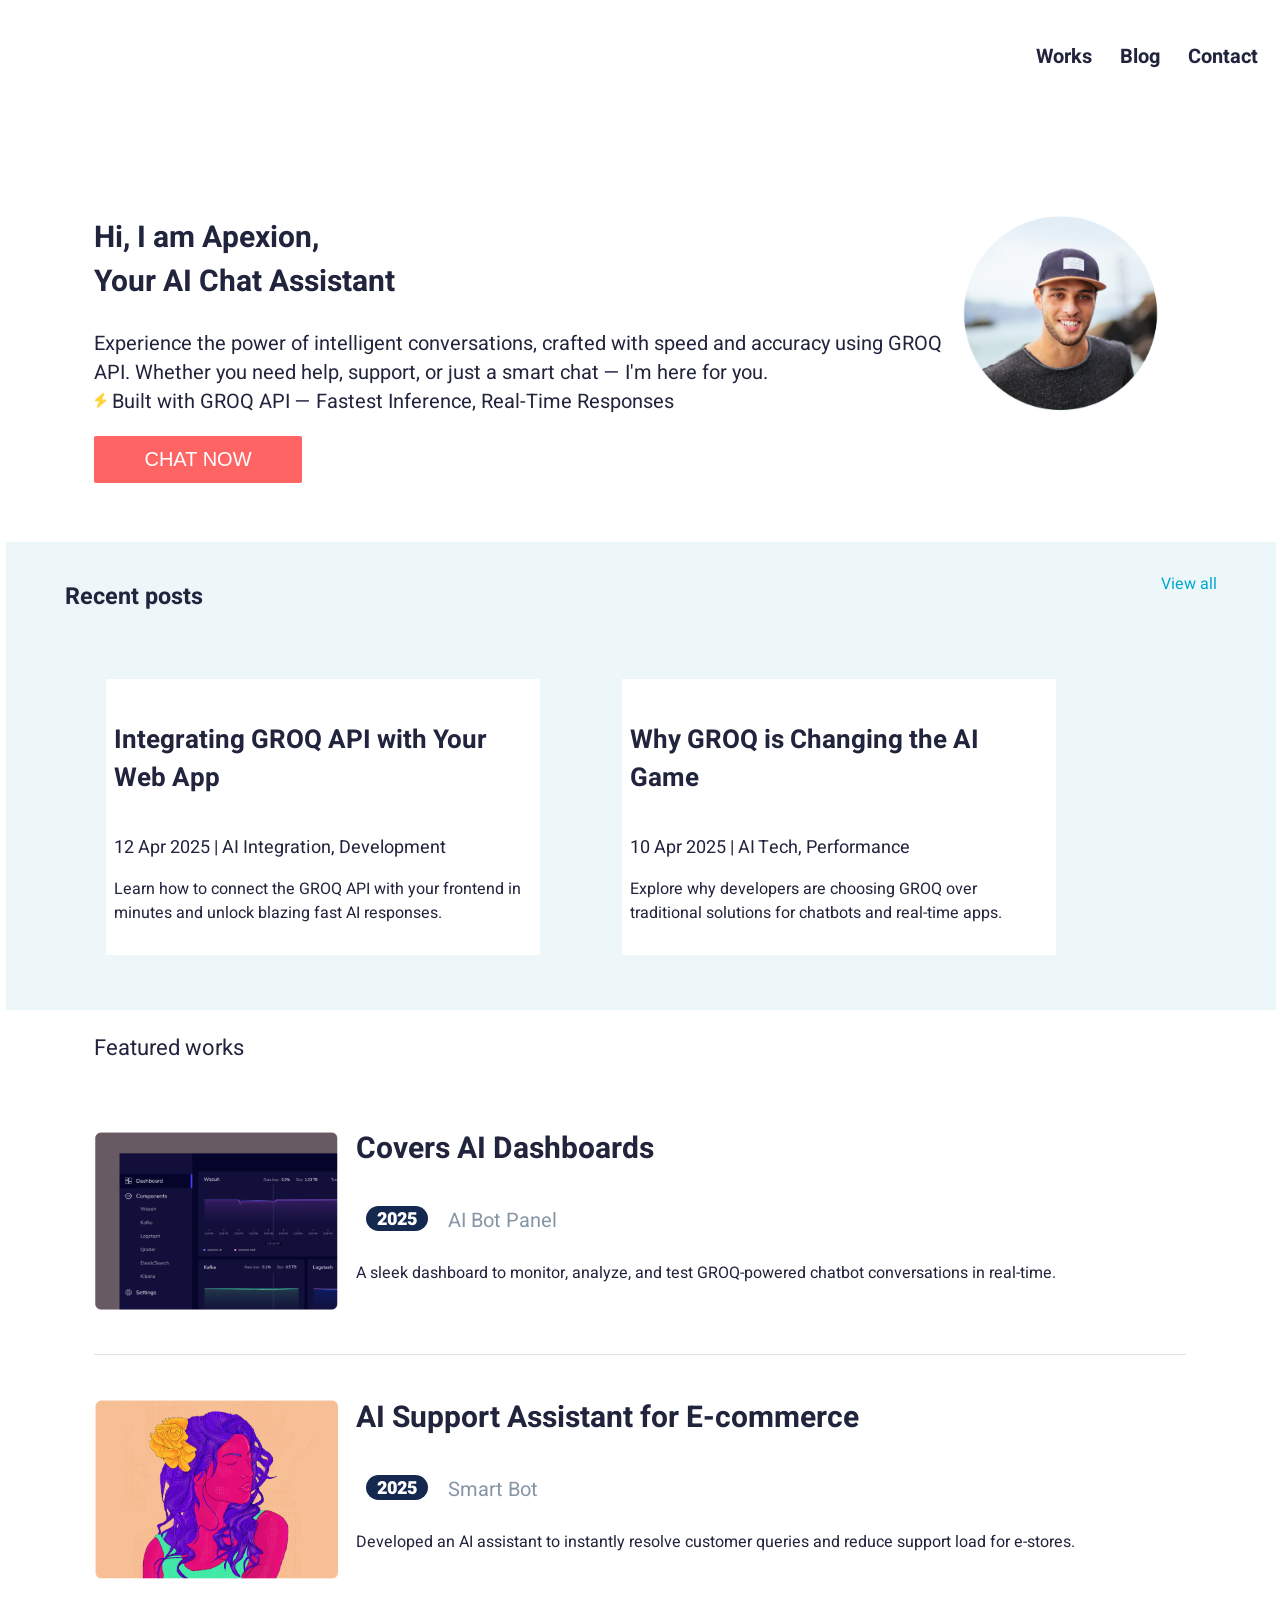
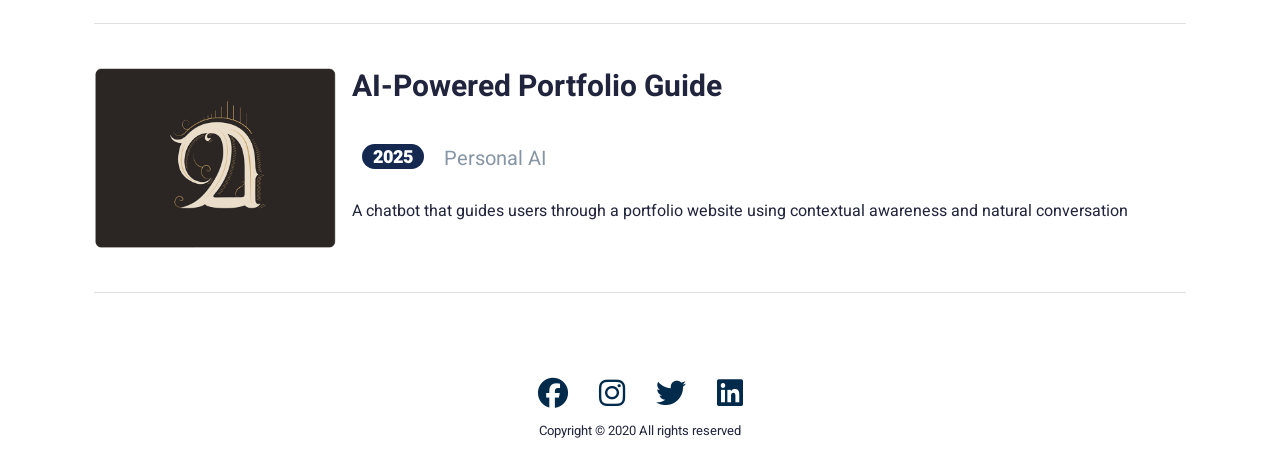
<file: index.html>
<!DOCTYPE html>
<html lang="en">

<head>
  <meta charset="UTF-8" />
  <meta name="viewport" content="width=device-width, initial-scale=1.0" />
  <title>Apexion- AI Chat Assistant</title>

  <link rel="preconnect" href="https://fonts.googleapis.com">
  <link rel="preconnect" href="https://fonts.gstatic.com" crossorigin>
  <link
    href="https://fonts.googleapis.com/css2?family=Heebo:wght@100..900&family=Poppins:ital,wght@0,100;0,200;0,300;0,400;0,500;0,600;0,700;0,800;0,900;1,100;1,200;1,300;1,400;1,500;1,600;1,700;1,800;1,900&family=Roboto:ital,wght@0,100;0,300;0,400;0,500;0,700;0,900;1,100;1,300;1,400;1,500;1,700;1,900&display=swap"
    rel="stylesheet">
  <link rel="stylesheet" href="https://cdnjs.cloudflare.com/ajax/libs/font-awesome/6.7.2/css/all.min.css"
    integrity="sha512-Evv84Mr4kqVGRNSgIGL/F/aIDqQb7xQ2vcrdIwxfjThSH8CSR7PBEakCr51Ck+w+/U6swU2Im1vVX0SVk9ABhg=="
    crossorigin="anonymous" referrerpolicy="no-referrer">
  <link rel="stylesheet" href="index.css">
  <link rel="stylesheet" href="index_respo.css">
</head>

<body>


  <header>
    <nav>
      <ul>
        <li><b>Works</b></li>
        <li><b>Blog</b></li>
        <li><b>Contact</b></li>
      </ul>

    </nav>
  </header>

  <main>
    <div class="flex">
      <div class="max">
        <h2>Hi, I am Apexion,<br>Your AI Chat Assistant</h2>
        <p>
          Experience the power of intelligent conversations, crafted with speed and accuracy using GROQ API.
          Whether you need help, support, or just a smart chat — I'm here for you.<br />
          <i class="fa-sharp fa-solid fa-bolt fa-xs" style="color: #FFD43B;"></i> Built with GROQ API — Fastest
          Inference, Real-Time Responses
        </p>
        <button>CHAT NOW</button>
      </div>
      <div class="max image">
        <img src="man.png" alt="">
      </div>
    </div>


    <div class="container">
      <div class="content">
        <h3>Recent posts</h3>
        <p>View all</p>
      </div>
      <div class="grid">
        <div class="cont cont1">
          <h4>Integrating GROQ API with Your Web App</h4>
          <p1>12 Apr 2025   |    AI Integration, Development</p1>
          <p>Learn how to connect the GROQ API with your frontend in minutes and unlock
            blazing fast AI responses.</p>
        </div>
        <div class="cont cont2">
          <h4>Why GROQ is Changing the AI Game</h4>
          <p1>10 Apr 2025 | AI Tech, Performance</p1>
          <p>Explore why developers are choosing GROQ over traditional solutions for
            chatbots and real-time apps.</p>
        </div>
      </div>
    </div>


    <div class="container2">
      <h3>Featured works</h3>
      <div class="project">
        <img src="wazuh.png" alt="">
        <div class="project-info">
          <div class="com head">
            <h2>Covers AI Dashboards</h2>
          </div>
          <div class="com boxes">
            <div class="box box1">2025</div>
            <div class="box box2"> AI Bot Panel</div>
          </div>
          <div class="com para">
            <p>A sleek dashboard to monitor, analyze, and test GROQ-powered chatbot conversations in real-time.
            </p>
          </div>
        </div>
      </div>

      <div class="project">
        <img src="girl.png" alt="">
        <div class="project-info">
          <div class="com head">
            <h2>AI Support Assistant for E-commerce </h2>
          </div>
          <div class="com boxes">
            <div class="box box1">2025</div>
            <div class="box box2"> Smart Bot</div>
          </div>
          <div class="com para">
            <p>Developed an AI assistant to instantly resolve customer queries and reduce support load for e-stores.</p>
          </div>
        </div>
      </div>

      <div class="project">
        <img src="a.png" alt="">
        <div class="project-info">
          <div class="com head">
            <h2>AI-Powered Portfolio Guide</h2>
          </div>
          <div class="com boxes">
            <div class="box box1">2025</div>
            <div class="box box2"> Personal AI</div>
          </div>
          <div class="com para">
            <p>A chatbot that guides users through a portfolio website using contextual awareness and natural
              conversation</p>
          </div>
        </div>
      </div>
    </div>
  </main>

  <footer>
    <div class="socials">
      <a href="#"><i class="fa-brands fa-facebook fa-xl" style="color: #022a4b;"></i></a>
      <a href="#"><i class="fa-brands fa-instagram fa-xl" style="color: #022a4b;"></i></a>
      <a href="#"><i class="fa-brands fa-twitter fa-xl" style="color: #022a4b;"></i></a>
      <a href="#"><i class="fa-brands fa-linkedin fa-xl" style="color: #022a4b;"></i></a>

    </div>
  </footer>
  <div class="copyright">
    <p>Copyright &#169; 2020 All rights reserved</p>
  </div>

</body>

</html>
</file>
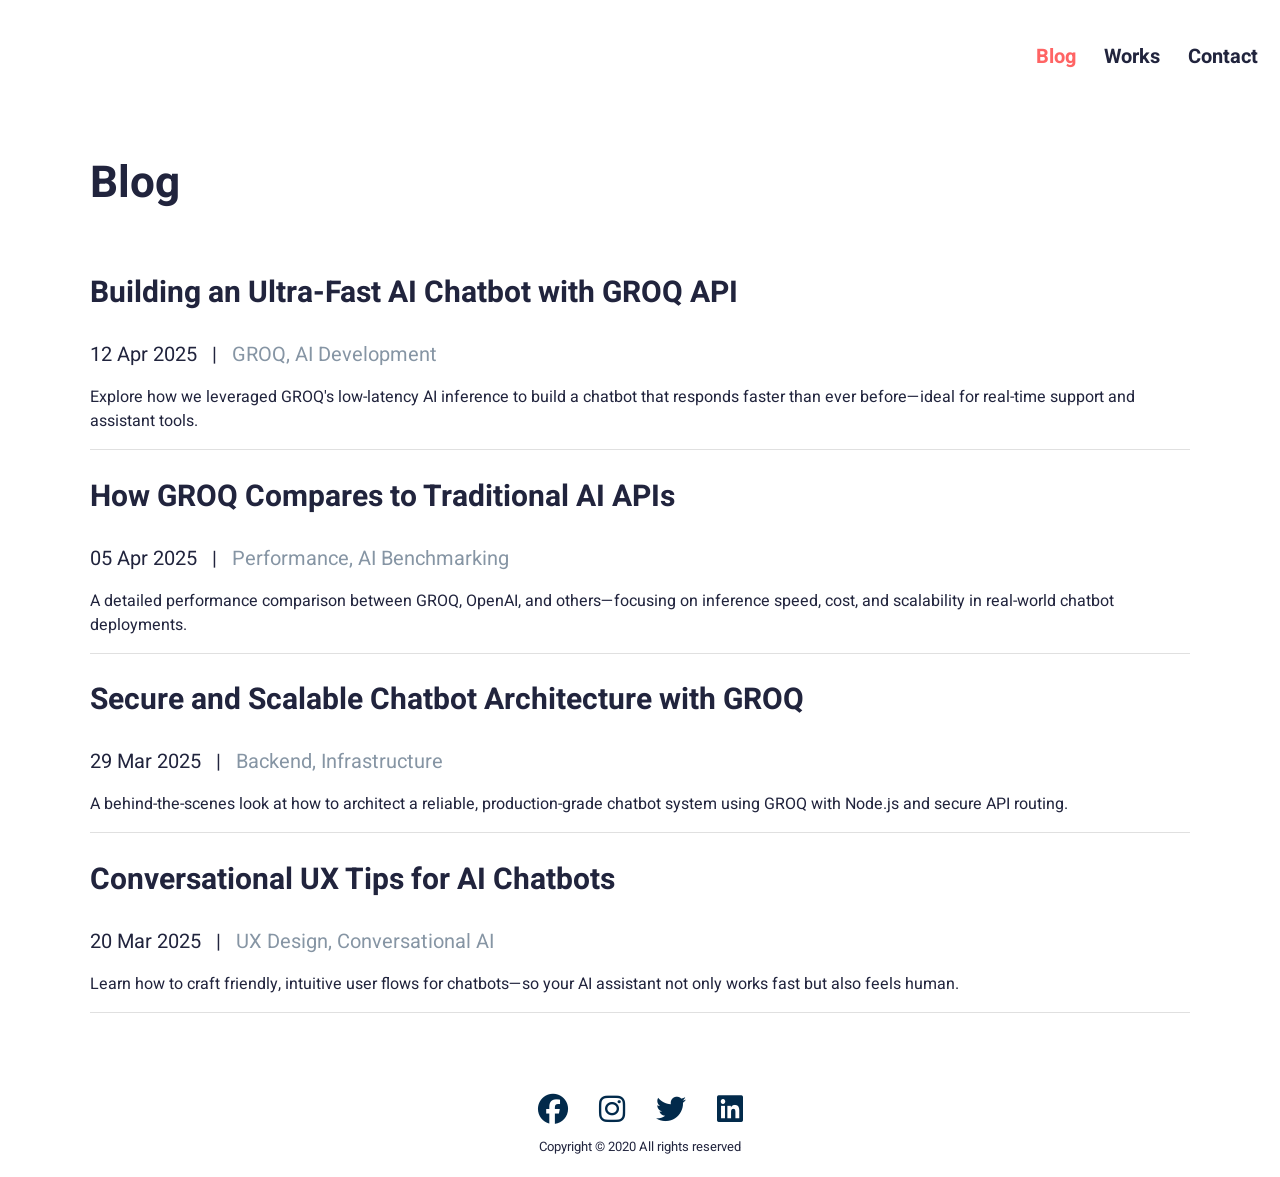
<file: blog.html>
<!DOCTYPE html>
<html lang="en">

<head>
  <meta charset="UTF-8" />
  <meta name="viewport" content="width=device-width, initial-scale=1.0" />
  <title>Apexion Blog</title>
  <link rel="preconnect" href="https://fonts.googleapis.com">
  <link rel="preconnect" href="https://fonts.gstatic.com" crossorigin>
  <link
    href="https://fonts.googleapis.com/css2?family=Heebo:wght@100..900&family=Poppins:ital,wght@0,100;0,200;0,300;0,400;0,500;0,600;0,700;0,800;0,900;1,100;1,200;1,300;1,400;1,500;1,600;1,700;1,800;1,900&family=Roboto:ital,wght@0,100;0,300;0,400;0,500;0,700;0,900;1,100;1,300;1,400;1,500;1,700;1,900&display=swap"
    rel="stylesheet">
  <link rel="stylesheet" href="https://cdnjs.cloudflare.com/ajax/libs/font-awesome/6.7.2/css/all.min.css"
    integrity="sha512-Evv84Mr4kqVGRNSgIGL/F/aIDqQb7xQ2vcrdIwxfjThSH8CSR7PBEakCr51Ck+w+/U6swU2Im1vVX0SVk9ABhg=="
    crossorigin="anonymous" referrerpolicy="no-referrer">
  <link rel="stylesheet" href="blog.css">
  <link rel="stylesheet" href="blog_respo.css">
</head>

<body>

  <header>
    <nav>
      <ul>
        <li><b style="color: #FF6464;">Blog</b></li>
        <li><b>Works</b></li>
        <li><b>Contact</b></li>
      </ul>

    </nav>
  </header>

  <main>
    <h1>Blog</h1>
<div class="container">
    <div class="post">
      <h2>Building an Ultra-Fast AI Chatbot with GROQ API</h2>
      <div class="meta">12 Apr 2025 &nbsp; | &nbsp; <span>GROQ, AI Development</span></div>
      <p>Explore how we leveraged GROQ's low-latency AI inference to build a chatbot that responds faster than ever
        before—ideal for real-time support and assistant tools.</p>
    </div>

    <div class="post">
      <h2>How GROQ Compares to Traditional AI APIs</h2>
      <div class="meta">05 Apr 2025 &nbsp; | &nbsp; <span>Performance, AI Benchmarking</span></div>
      <p>A detailed performance comparison between GROQ, OpenAI, and others—focusing on inference speed, cost, and
        scalability in real-world chatbot deployments.</p>
    </div>

    <div class="post">
      <h2>Secure and Scalable Chatbot Architecture with GROQ</h2>
      <div class="meta">29 Mar 2025 &nbsp; | &nbsp; <span>Backend, Infrastructure</span></div>
      <p>A behind-the-scenes look at how to architect a reliable, production-grade chatbot system using GROQ with
        Node.js and secure API routing.</p>
    </div>

    <div class="post">
      <h2>Conversational UX Tips for AI Chatbots</h2>
      <div class="meta">20 Mar 2025 &nbsp; | &nbsp; <span>UX Design, Conversational AI</span></div>
      <p>Learn how to craft friendly, intuitive user flows for chatbots—so your AI assistant not only works fast but
        also feels human.</p>
    </div>
  </div>
  </main>


  <footer>
    <div class="socials">
      <a href="#"><i class="fa-brands fa-facebook fa-xl" style="color: #022a4b;"></i></a>
      <a href="#"><i class="fa-brands fa-instagram fa-xl" style="color: #022a4b;"></i></a>
      <a href="#"><i class="fa-brands fa-twitter fa-xl" style="color: #022a4b;"></i></a>
      <a href="#"><i class="fa-brands fa-linkedin fa-xl" style="color: #022a4b;"></i></a>

    </div>
  </footer>
  <div class="copyright">
    <p>Copyright &#169; 2020 All rights reserved</p>
  </div>


</body>

</html>
</file>
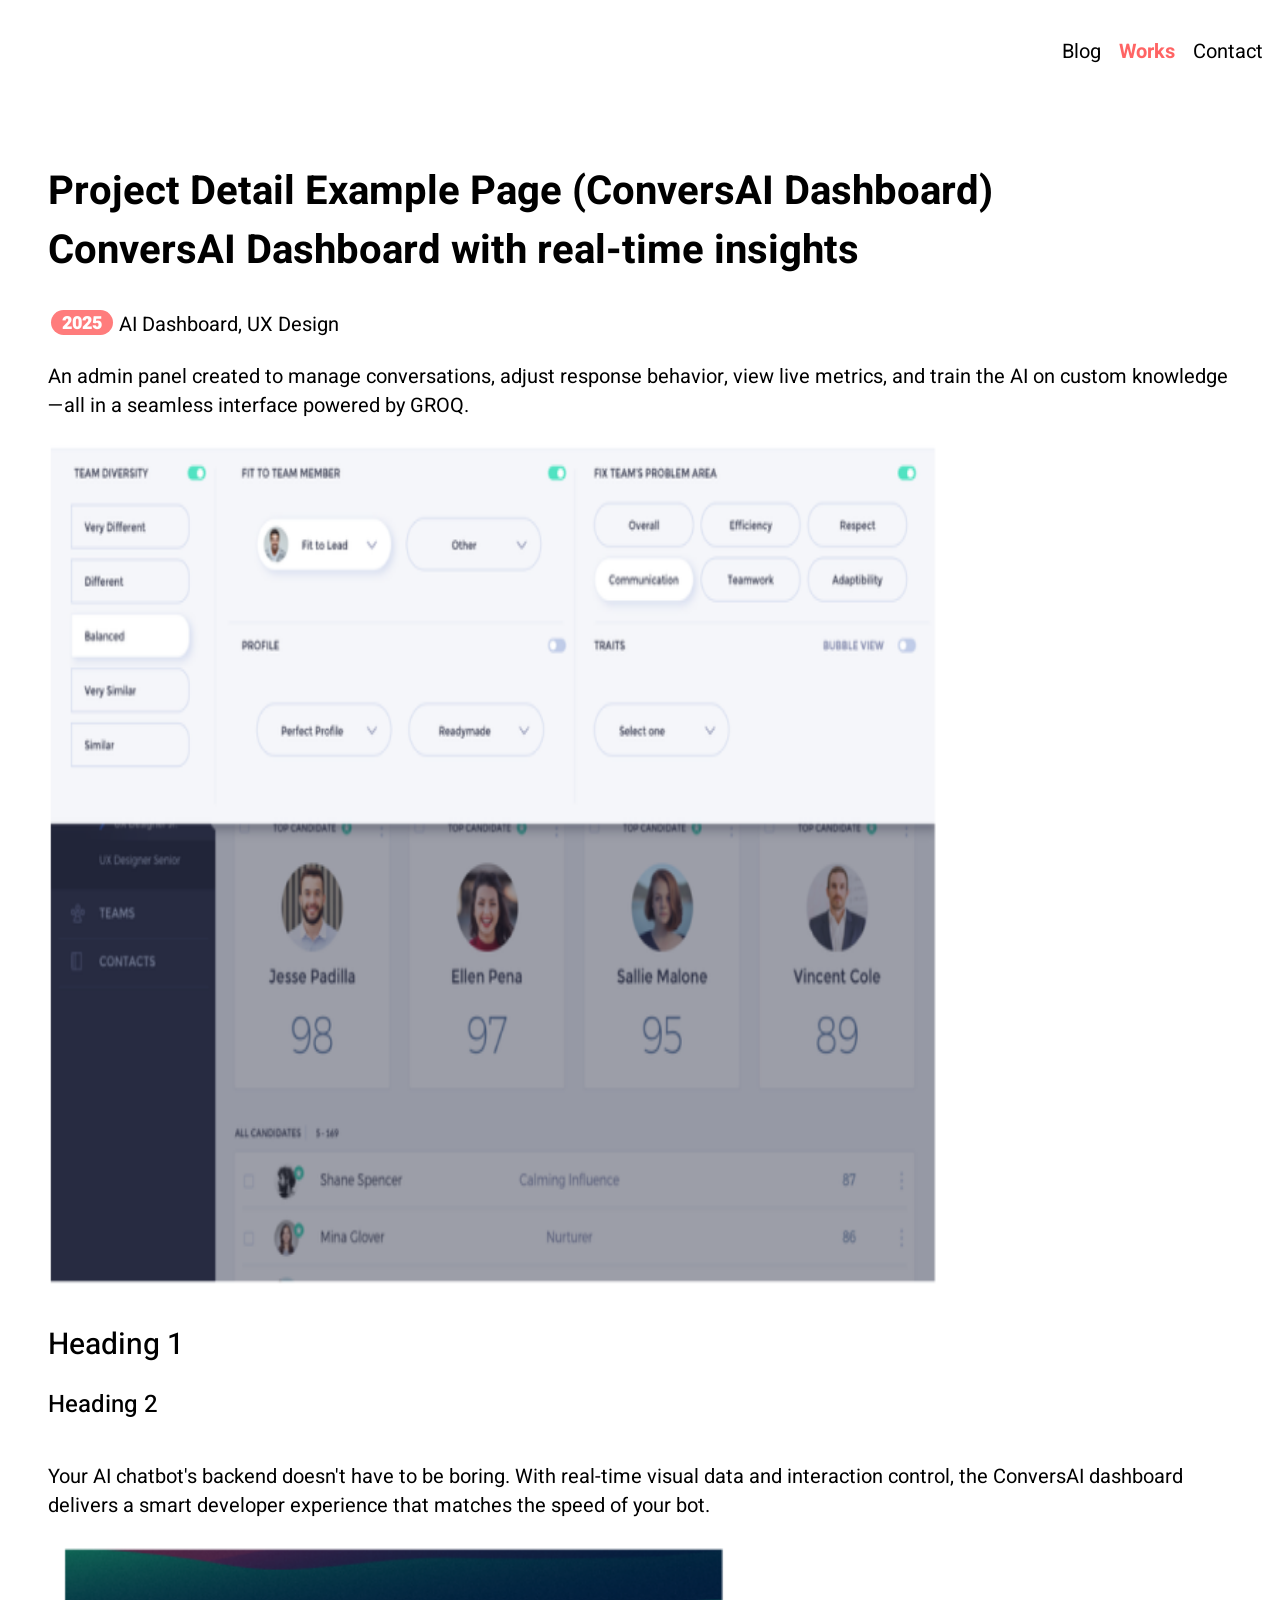
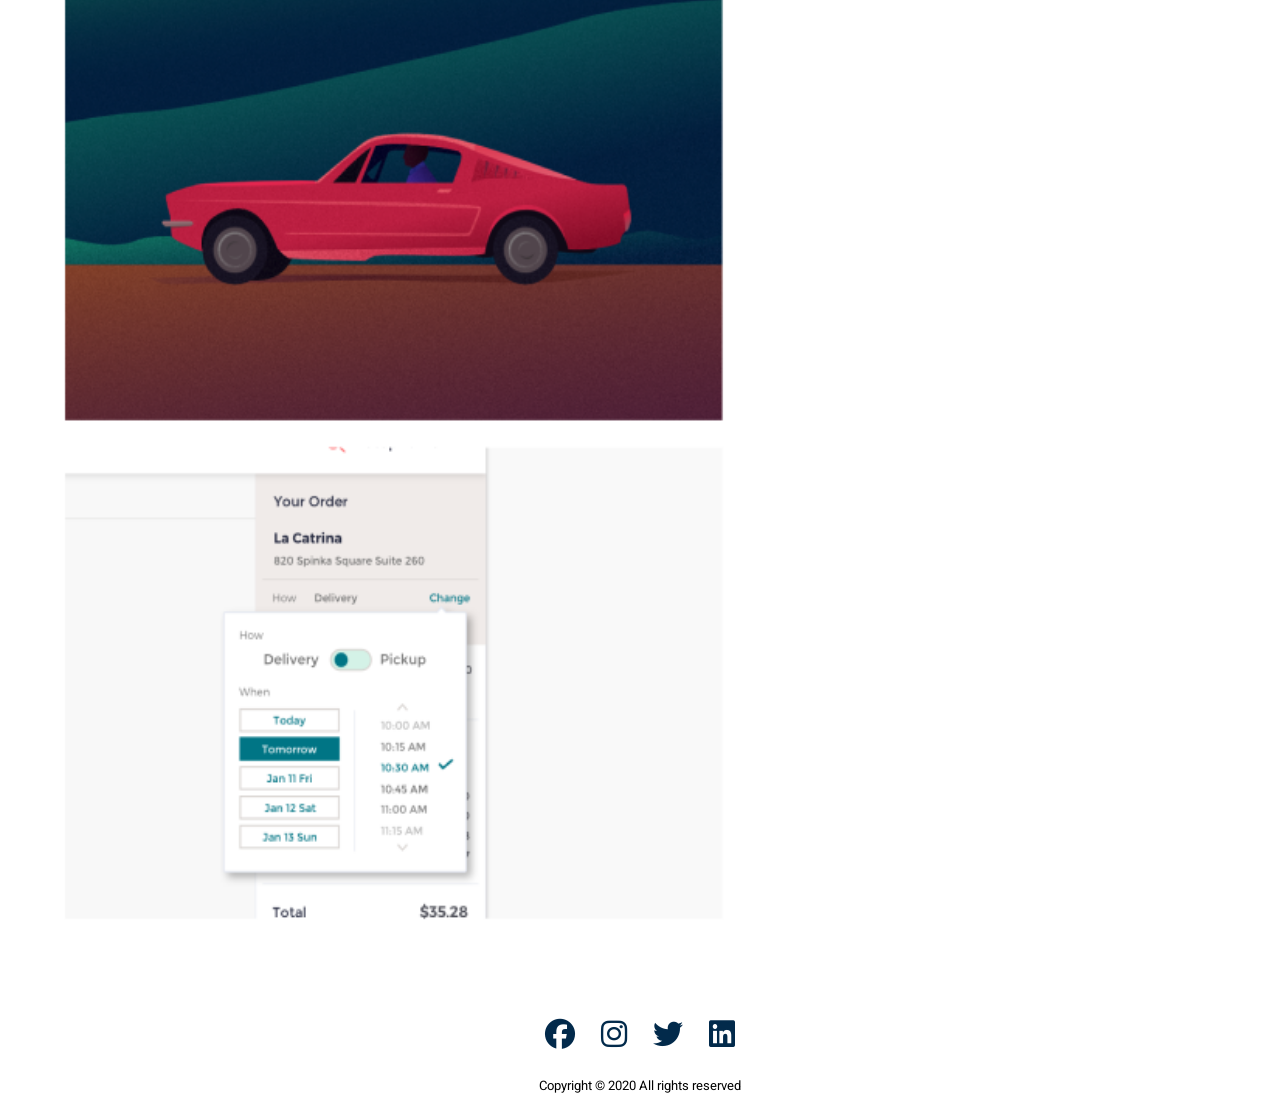
<file: WORK DETAILS.HTML>
<!DOCTYPE html>
<html lang="en">

<head>
  <meta charset="UTF-8" />
  <meta name="viewport" content="width=device-width, initial-scale=1.0" />
  <title>Project Detail - ConversAI Dashboard</title>
  <link rel="stylesheet" href="https://cdnjs.cloudflare.com/ajax/libs/font-awesome/6.7.2/css/all.min.css"
    integrity="sha512-Evv84Mr4kqVGRNSgIGL/F/aIDqQb7xQ2vcrdIwxfjThSH8CSR7PBEakCr51Ck+w+/U6swU2Im1vVX0SVk9ABhg=="
    crossorigin="anonymous" referrerpolicy="no-referrer">
  <link rel="stylesheet" href="work_det_response.css">
  <link rel="stylesheet" href="work_det.css">
  <link rel="preconnect" href="https://fonts.googleapis.com">
  <link rel="preconnect" href="https://fonts.gstatic.com" crossorigin>
  <link
    href="https://fonts.googleapis.com/css2?family=Heebo:wght@100..900&family=Poppins:ital,wght@0,100;0,200;0,300;0,400;0,500;0,600;0,700;0,800;0,900;1,100;1,200;1,300;1,400;1,500;1,600;1,700;1,800;1,900&family=Roboto:ital,wght@0,100;0,300;0,400;0,500;0,700;0,900;1,100;1,300;1,400;1,500;1,700;1,900&display=swap"
    rel="stylesheet">
</head>

<body>
  <header>
    <nav>
      <ul>
        <li>Blog</li>
        <li><b style="color: #FF6464;">Works</b></li>
        <li>Contact</li>
      </ul>

    </nav>
  </header>

  <main>
    <h1>Project Detail Example Page (ConversAI Dashboard)<br />ConversAI Dashboard with real-time insights</h1>
    <div class="meta">
      <div class="box box1">2025</div>
      <div class="box box2"> AI Dashboard, UX Design</div>
    </div>
    <p>An admin panel created to manage conversations, adjust response behavior, view live metrics, and train the AI on
      custom knowledge—all in a seamless interface powered by GROQ.</p>
    <div class="img">
      <img src="Screenshot 2025-04-13 113908.png" alt="" />
    </div>

    <div class="heading">
      <h1>Heading 1</h1>
      <h2>Heading 2</h2>
    </div>

    <p>Your AI chatbot's backend doesn't have to be boring. With real-time visual data and interaction control, the
      ConversAI dashboard delivers a smart developer experience that matches the speed of your bot.</p>


    <div class="car">
      <img src="ss2.png" alt="red car" />
    </div>

  </main>

  <footer>
    <a href="#"><i class="fa-brands fa-facebook fa-xl" style="color: #022a4b;"></i></a>
    <a href="#"><i class="fa-brands fa-instagram fa-xl" style="color: #022a4b;"></i></a>
    <a href="#"><i class="fa-brands fa-twitter fa-xl" style="color: #022a4b;"></i></a>
    <a href="#"><i class="fa-brands fa-linkedin fa-xl" style="color: #022a4b;"></i></a>

  </footer>
  <div class="copyright">
    <p>Copyright &#169; 2020 All rights reserved</p>
  </div>


</body>

</html>
</file>
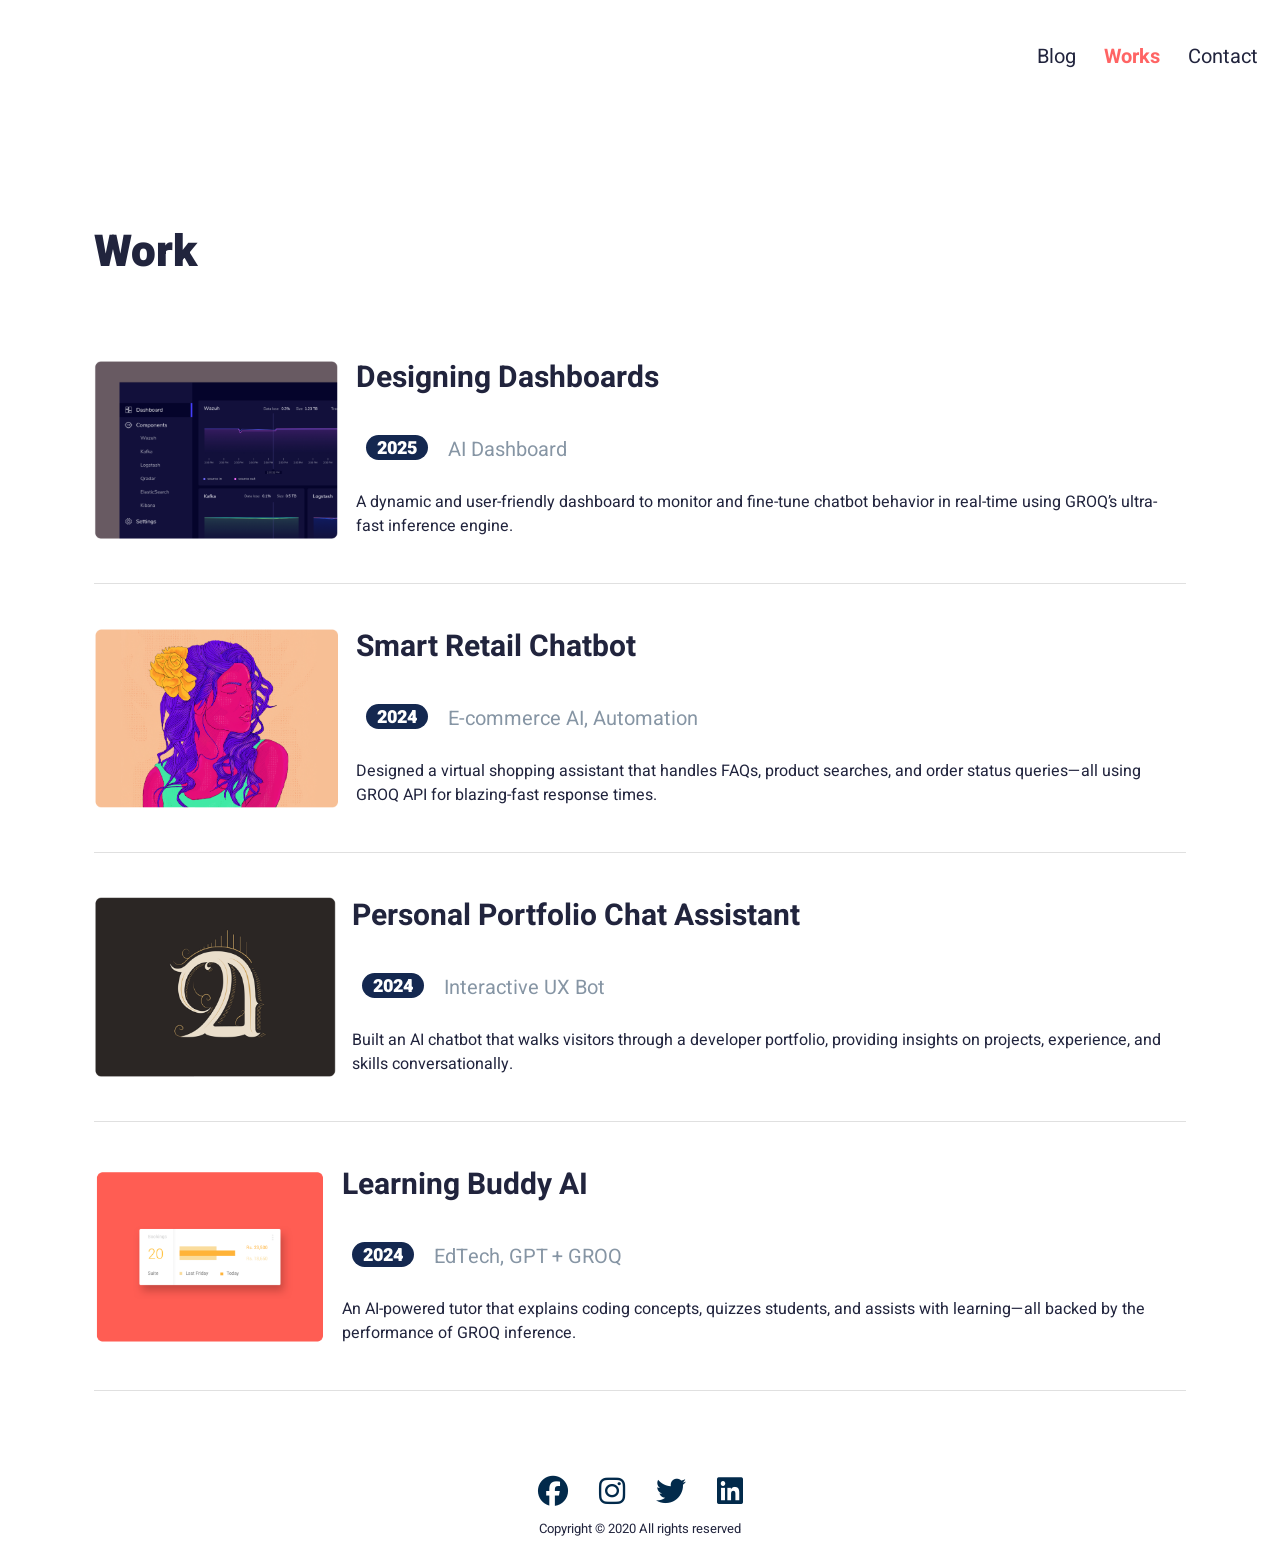
<file: work.html>
<!DOCTYPE html>
<html lang="en">

<head>
  <meta charset="UTF-8" />
  <meta name="viewport" content="width=device-width, initial-scale=1.0" />
  <title>Work Portfolio</title>
  <link rel="preconnect" href="https://fonts.googleapis.com">
  <link rel="preconnect" href="https://fonts.gstatic.com" crossorigin>
  <link
    href="https://fonts.googleapis.com/css2?family=Heebo:wght@100..900&family=Poppins:ital,wght@0,100;0,200;0,300;0,400;0,500;0,600;0,700;0,800;0,900;1,100;1,200;1,300;1,400;1,500;1,600;1,700;1,800;1,900&family=Roboto:ital,wght@0,100;0,300;0,400;0,500;0,700;0,900;1,100;1,300;1,400;1,500;1,700;1,900&display=swap"
    rel="stylesheet">
  <link rel="stylesheet" href="https://cdnjs.cloudflare.com/ajax/libs/font-awesome/6.7.2/css/all.min.css"
    integrity="sha512-Evv84Mr4kqVGRNSgIGL/F/aIDqQb7xQ2vcrdIwxfjThSH8CSR7PBEakCr51Ck+w+/U6swU2Im1vVX0SVk9ABhg=="
    crossorigin="anonymous" referrerpolicy="no-referrer">
  <link rel="stylesheet" href="work.css" />
  <link rel="stylesheet" href="work_response.css">
</head>

<body>

  <header>
    <nav>
      <ul>
        <li>Blog</li>
        <li><b style="color: #FF6464;">Works</b></li>
        <li>Contact</li>
      </ul>

    </nav>
  </header>

  <main>
    <div class="work-section">
      <h1>Work</h1>

      <div class="project">
        <img src="wazuh.png" alt="">
        <div class="project-info">
          <div class="com head">
            <h2>Designing Dashboards</h2>
          </div>
          <div class="com boxes">
            <div class="box box1">2025</div>
            <div class="box box2"> AI Dashboard</div>
          </div>
          <div class="com para">
            <p>A dynamic and user-friendly dashboard to monitor and fine-tune chatbot behavior in real-time using GROQ’s
              ultra-fast inference engine.</p>
          </div>
        </div>
      </div>

      <div class="project">
        <img src="girl.png" alt="">
        <div class="project-info">
          <div class="com head">
            <h2>Smart Retail Chatbot </h2>
          </div>
          <div class="com boxes">
            <div class="box box1">2024</div>
            <div class="box box2"> E-commerce AI, Automation</div>
          </div>
          <div class="com para">
            <p>Designed a virtual shopping assistant that handles FAQs, product searches, and order status queries—all
              using GROQ API for blazing-fast response times.</p>
          </div>
        </div>
      </div>

      <div class="project">
        <img src="a.png" alt="">
        <div class="project-info">
          <div class="com head">
            <h2>Personal Portfolio Chat Assistant</h2>
          </div>
          <div class="com boxes">
            <div class="box box1">2024</div>
            <div class="box box2"> Interactive UX Bot</div>
          </div>
          <div class="com para">
            <p>Built an AI chatbot that walks visitors through a developer portfolio, providing insights on projects,
              experience, and skills conversationally.</p>
          </div>
        </div>
      </div>

      <div class="project">
        <img src="friyay.png" alt="">
        <div class="project-info">
          <div class="com head">
            <h2>Learning Buddy AI </h2>
          </div>
          <div class="com boxes">
            <div class="box box1">2024</div>
            <div class="box box2"> EdTech, GPT + GROQ</div>
          </div>
          <div class="com para">
            <p>An AI-powered tutor that explains coding concepts, quizzes students, and assists with learning—all backed
              by the performance of GROQ inference.</p>
          </div>
        </div>
      </div>
    </div>
  </main>

  <footer>
    <div class="socials">
      <a href="#"><i class="fa-brands fa-facebook fa-xl" style="color: #022a4b;"></i></a>
      <a href="#"><i class="fa-brands fa-instagram fa-xl" style="color: #022a4b;"></i></a>
      <a href="#"><i class="fa-brands fa-twitter fa-xl" style="color: #022a4b;"></i></a>
      <a href="#"><i class="fa-brands fa-linkedin fa-xl" style="color: #022a4b;"></i></a>

    </div>
  </footer>
  <div class="copyright">
    <p>Copyright &#169; 2020 All rights reserved</p>
  </div>


</body>

</html>
</file>
<file: index.css>
body {
    font-family: "Heebo", sans-serif;
    font-optical-sizing: auto;
    font-size: 20px;
    color: #21243D;
}

main{
    display: flex;
    justify-content: center;
    flex-direction: column;
    margin: 42px;
    padding: 44px;
}

.image img{
    width: 243px;
    height: 243px;
    border-radius: 100px;
    object-fit: cover;
}
button{
    background-color: #FF6464;
    color: white;
    border-radius: 2px;
    width: 208px;
    height: 47px;
    border: 0px solid #FF6464;
    font-size: 20px;
    font-weight: 500;
}

nav li {
    list-style: none;
    margin: 7px;
    padding: 7px;
}

.com{
    margin: 0px;
}

nav ul {
    display: flex;
    flex-direction: row;
    flex-wrap: wrap;
}

img{
    width: 246px;
    height: 180px;
    border-radius: 6px;
}

.box1{
    background-color: #142850;
    color: white;
    border-radius: 16px;
    height: 25px;
    width: 62px;
    font-size: 18px ;
    font-weight: 900;
    text-align: center;
}

.cont p{
    font-size: 16px;
}

.grid h4{
    font-size: 26px;
}
.cont p1{
    font-size: 18px;
}

.content p{
    /* text-decoration: none; */
    font-size: 16px;
    font-weight: 400;
    color: #00A8CC;
}
.box2{
    font-size: 20px;
    font-weight: 400;
    color: #8695A4;
}
.box{
    margin: 10px;
}

.container2 h3{
    font-weight: 400;
    font-size: 22px;
}

.boxes{
    display: flex;
    flex-direction: row;
}

.project{
    display: flex;
    flex-direction: row;
    justify-content: center;
    align-items: center;
    border-bottom: 1px solid #E0E0E0;
}

.project-info{
    width: 885px;
    height: 236px;
    margin: 6px;
    padding: 10px;    
}

header {
    display: flex;
    justify-content: right;
}

.head{
    font-size: 20px;
    font-weight: 700;
}

.para{
    font-size: 16px;
    font-weight: 400;
}

footer{
    display: flex;
    justify-content: center;
}

footer a {
    margin: 4px;
    padding: 9px;
}

.copyright{
    display: flex;
    justify-content: center;
    font-size: 13px;
}

.flex{
    display: flex;
    flex-direction: row;
    /* flex-wrap: wrap; */
}

.content{
    display: flex;
    flex-direction: row;
    justify-content:space-between;
    /* text-align: center; */
    /* border: 2px solid black; */
}

.cont{
    width: 418px;
    height: 260px;
    margin: 41px;
    padding: 8px;
    background-color: #FFFF;
}

.grid{
    display: flex;
    flex-direction: row;
}

.container{
    display: flex;
    justify-content: center;
    flex-direction: column;
    background-color: #EDF7FA;
    margin: 59px 0px 0px -88px ;
    padding: 59px;
    width: 1152px !important;
    height: 350px;
    /* margin-top: 67px; */
}
</file>
<file: index_respo.css>
@media (max-width:770px){
    body{
        width: 163%;
    }
}

@media (max-width: 430px){
    body{
        width: 290%;
    }
}

@media (max-width: 380px ){
    body{
        width:330%;
    }
}
@media (max-width: 330px ){
    body{
        width:380%;
    }
}
</file>
<file: blog.css>
nav li {
    list-style: none;
    margin: 7px;
    padding: 7px;
}

nav ul {
    display: flex;
    flex-direction: row;
    flex-wrap: wrap;
}

header {
    display: flex;
    justify-content: right;
}

body {
    font-family: "Heebo", sans-serif;
    font-optical-sizing: auto;
    font-size: 20px;
    color: #21243D;
}

main{
    display: flex;
    justify-content: center;
    flex-direction: column;
    margin: 40px;
    padding: 42px;
    margin-top: -25px;
}

footer{
    display: flex;
    justify-content: center;
}

footer a {
    margin: 4px;
    padding: 9px;
}

.copyright{
    display: flex;
    justify-content: center;
    font-size: 13px;
}

.post h2{
    font-size: 30px;
}

.meta span{
    font-size: 20px;
    color: #8695A4;
}

.post p{
    font-size: 16px;
}

h1{
    font-weight: 700;
    font-size: 44px;
}

.post{
    border-bottom: 1px solid #E0E0E0;
}
</file>
<file: blog_respo.css>
@media (max-width: 770px){
    body{
        width:135%;
    }
}

@media (max-width: 430px){
    body{
        width:160%;
    }
}

@media (max-width: 380px){
    body{
        width:190%;
    }
}

@media (max-width: 330px){
    body{
        width:210%;
    }
}
</file>
<file: work_det_response.css>
@media (max-width:380px){
    body{
        width: 190% ;
    }
}

@media (max-width: 425px){
    body{
        width: 166% ;
    }
}

@media (max-width:330px){
    body{
        width: 219%;
    }
}

@media(max-width: 765px){
    body{
        width: 215%;
    }
    main h1{
        font-size: 30px;
    }
    
    .img img{
        object-fit: fill;
        width: 580px;
        height: 366px;
    }
}
</file>
<file: work_det.css>
nav li {
    list-style: none;
    margin: 4px;
    padding: 5px;
}

nav ul {
    display: flex;
    flex-direction: row;
    flex-wrap: wrap;
}

body {
    font-family: "Heebo", sans-serif;
    font-optical-sizing: auto;
    font-size: 20px;

}

.heading h1{
    font-weight: 500;
    font-size: 30px;
}
.heading h2{
    font-weight: 500;
    font-size: 24px;
}
.car img{
    object-fit: fill;
    height: 1020px;
    width: 681px;
}
main{
    display: flex;
    justify-content: center;
    flex-direction: column;
    margin: 20px;
    padding: 20px;
}
.copyright{
    display: flex;
    justify-content: center;
    font-size: 13px;
}
.meta{
    display: flex;
    flex-direction: row;
}
.box1{
    background-color: #FF7C7C;
    color: white;
    border-radius: 16px;
    height: 25px;
    width: 62px;
    font-size: 18px ;
    font-weight: 900;
    text-align: center;
}

.box{
    margin: 3px;
    /* padding: 3px; */
}

footer a {
    margin: 4px;
    padding: 9px;
}

header {
    display: flex;
    justify-content: right;
}

img{
    object-fit: fill;
    height: 95vh;
    width: 70vw;
}

footer{
    display: flex;
    justify-content: center;
}
</file>
<file: work.css>
body {
    font-family: "Heebo", sans-serif;
    font-optical-sizing: auto;
    font-size: 20px;
    color: #21243D;
}
.head{
    font-size: 20px;
    font-weight: 700;
}
main{
    display: flex;
    justify-content: center;
    flex-direction: column;
    margin: 42px;
    padding: 44px;
}

.boxes{
    display: flex;
    flex-direction: row;
}

img{
    width: 246px;
    height: 180px;
    border-radius: 6px;
}

.box1{
    background-color: #142850;
    color: white;
    border-radius: 16px;
    height: 25px;
    width: 62px;
    font-size: 18px ;
    font-weight: 900;
    text-align: center;
}

.box2{
    font-size: 20px;
    font-weight: 400;
    color: #8695A4;
}
.box{
    margin: 10px;
    /* padding: 3px; */
}

nav li {
    list-style: none;
    margin: 7px;
    padding: 7px;
}

nav ul {
    display: flex;
    flex-direction: row;
    flex-wrap: wrap;
}

header {
    display: flex;
    justify-content: right;
}

.work-section{
    /* font-size: 44px;
    font-weight: 900; */
    display: flex;
    flex-direction: column;
    /* flex-wrap: wrap; */

}

.project{
    display: flex;
    flex-direction: row;
    justify-content: center;
    align-items: center;
    /* text-decoration:solid; */
    border-bottom: 1px solid #E0E0E0;
    /* border-width: 682px; */
}

.work-section h1{
    font-size: 44px;
    font-weight: 900;
}

footer{
    display: flex;
    justify-content: center;
}

footer a {
    margin: 4px;
    padding: 9px;
}

.para{
    font-size: 16px;
    font-weight: 400;
    /* width: 415px;
    height: 93px; */
}

.project-info{
    width: 885px;
    height: 236px;
    margin: 6px;
    padding: 10px;    
}

.com{
    margin: 0px;
}
.copyright{
    display: flex;
    justify-content: center;
    font-size: 13px;
}
</file>
<file: work_response.css>
@media (max-width: 770px){
    body{
        width: 160%;
    }
}
@media (max-width: 430px){
    body{
        width: 280%;
    }
}
@media (max-width: 380px){
    body{
        width: 320%;
    }
}

@media (max-width: 330px){
    body{
        width: 380%;
    }
}
</file>
